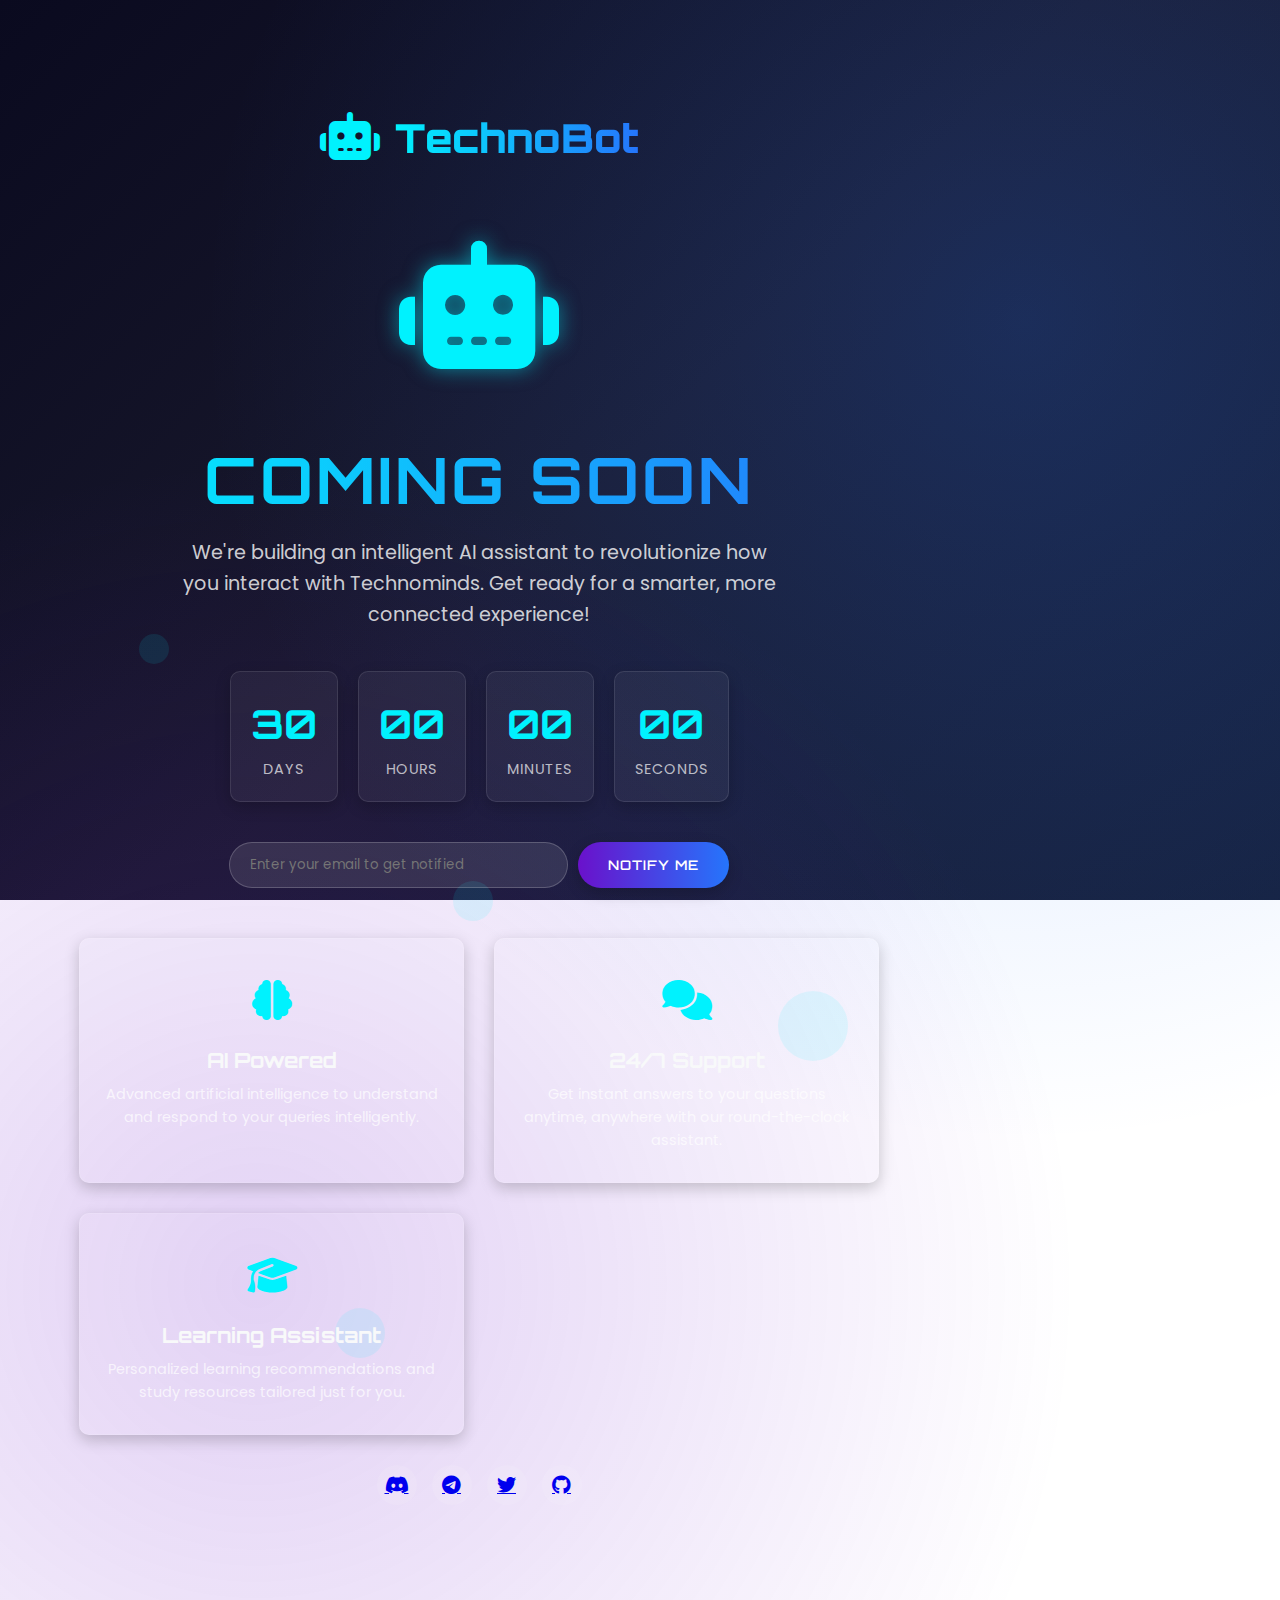
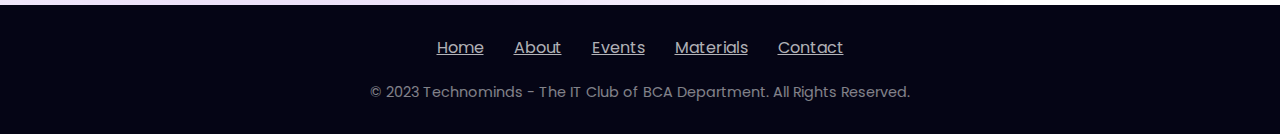
<file: bot.html>
<!DOCTYPE html>
<html lang="en">
<head>
    <meta charset="UTF-8">
    <meta name="viewport" content="width=device-width, initial-scale=1.0">
    <title>TechnoBot - Coming Soon | Technominds</title>
    <link rel="stylesheet" href="https://cdnjs.cloudflare.com/ajax/libs/font-awesome/6.4.0/css/all.min.css">
    <style>
         @import url("https://fonts.googleapis.com/css2?family=Orbitron:wght@400;700;900&family=Poppins:wght@300;400;500;600;700&display=swap");
        /* CSS Variables */
        :root {
            --primary: #6a11cb;
            --secondary: #2575fc;
            --accent: #00f2fe;
            --dark: #0a0a1f;
            --light: #f8f9fa;
            --success: #00d4aa;
            --warning: #ffc107;
            --danger: #dc3545;
            --transition: all 0.3s ease;
            --shadow: 0 5px 15px rgba(0, 0, 0, 0.2);
            --glow: 0 0 15px rgba(106, 17, 203, 0.5);
        }

        /* Base Styles */
        * {
            margin: 0;
            padding: 0;
            box-sizing: border-box;
        }

        html {
            scroll-behavior: smooth;
        }

        body {
            font-family: 'Poppins', sans-serif;
            line-height: 1.6;
            color: var(--light);
            background: linear-gradient(135deg, var(--dark) 0%, #1a1a2e 50%, #16213e 100%);
            overflow-x: hidden;
            background-attachment: fixed;
            min-height: 100vh;
            display: flex;
            flex-direction: column;
        }

        h1, h2, h3, h4, h5 {
            font-family: 'Orbitron', sans-serif;
            font-weight: 700;
            margin-bottom: 1rem;
            line-height: 1.2;
        }

        .container {
            width: 90%;
            max-width: 1200px;
            margin: 0 auto;
            padding: 0 15px;
        }

        .btn {
            display: inline-block;
            padding: 12px 30px;
            background: linear-gradient(to right, var(--primary), var(--secondary));
            color: white;
            border: none;
            border-radius: 30px;
            font-family: 'Orbitron', sans-serif;
            font-weight: 600;
            text-transform: uppercase;
            letter-spacing: 1px;
            cursor: pointer;
            transition: var(--transition);
            box-shadow: var(--shadow);
            position: relative;
            overflow: hidden;
            z-index: 1;
        }

        .btn::before {
            content: "";
            position: absolute;
            top: 0;
            left: -100%;
            width: 100%;
            height: 100%;
            background: linear-gradient(to right, var(--secondary), var(--primary));
            transition: var(--transition);
            z-index: -1;
        }

        .btn:hover::before {
            left: 0;
        }

        .btn:hover {
            transform: translateY(-3px);
            box-shadow: var(--glow);
        }

        /* Coming Soon Page Styles */
        .coming-soon {
            flex: 1;
            display: flex;
            align-items: center;
            justify-content: center;
            position: relative;
            overflow: hidden;
            padding: 100px 0;
        }

        .coming-soon::before {
            content: "";
            position: absolute;
            top: 0;
            left: 0;
            width: 100%;
            height: 100%;
            background: radial-gradient(circle at 20% 80%, rgba(106, 17, 203, 0.2) 0%, transparent 50%),
                        radial-gradient(circle at 80% 20%, rgba(37, 117, 252, 0.2) 0%, transparent 50%);
            z-index: -1;
        }

        .coming-soon-content {
            text-align: center;
            max-width: 800px;
            z-index: 2;
            position: relative;
        }

        .logo {
            display: flex;
            align-items: center;
            justify-content: center;
            gap: 15px;
            margin-bottom: 30px;
        }

        .logo-icon {
            font-size: 3rem;
            color: var(--accent);
        }

        .logo-text {
            font-family: 'Orbitron', sans-serif;
            font-size: 2.5rem;
            font-weight: 900;
            background: linear-gradient(to right, var(--accent), var(--secondary));
            -webkit-background-clip: text;
            background-clip: text;
            color: transparent;
        }

        .bot-icon {
            font-size: 8rem;
            color: var(--accent);
            margin-bottom: 30px;
            animation: float 3s ease-in-out infinite;
            text-shadow: 0 0 20px rgba(0, 242, 254, 0.5);
        }

        .coming-soon h1 {
            font-size: 4rem;
            background: linear-gradient(to right, var(--accent), var(--secondary));
            -webkit-background-clip: text;
            background-clip: text;
            color: transparent;
            margin-bottom: 20px;
            text-transform: uppercase;
            letter-spacing: 3px;
        }

        .coming-soon p {
            font-size: 1.2rem;
            margin-bottom: 40px;
            color: rgba(255, 255, 255, 0.8);
            max-width: 600px;
            margin-left: auto;
            margin-right: auto;
        }

        .countdown {
            display: flex;
            justify-content: center;
            gap: 20px;
            margin-bottom: 40px;
            flex-wrap: wrap;
        }

        .countdown-item {
            background: rgba(255, 255, 255, 0.05);
            border-radius: 10px;
            padding: 20px;
            min-width: 100px;
            box-shadow: var(--shadow);
            border: 1px solid rgba(255, 255, 255, 0.1);
            transition: var(--transition);
        }

        .countdown-item:hover {
            transform: translateY(-5px);
            box-shadow: var(--glow);
            border-color: rgba(0, 242, 254, 0.3);
        }

        .countdown-number {
            font-size: 2.5rem;
            font-weight: 700;
            color: var(--accent);
            font-family: 'Orbitron', sans-serif;
            display: block;
        }

        .countdown-label {
            font-size: 0.9rem;
            color: rgba(255, 255, 255, 0.7);
            text-transform: uppercase;
            letter-spacing: 1px;
        }

        .notify-form {
            display: flex;
            max-width: 500px;
            margin: 0 auto 40px;
            gap: 10px;
        }

        .notify-input {
            flex: 1;
            padding: 12px 20px;
            background: rgba(255, 255, 255, 0.1);
            border: 1px solid rgba(255, 255, 255, 0.2);
            border-radius: 30px;
            color: var(--light);
            font-family: 'Poppins', sans-serif;
            transition: var(--transition);
        }

        .notify-input:focus {
            outline: none;
            border-color: var(--accent);
            box-shadow: 0 0 0 2px rgba(0, 242, 254, 0.2);
        }

        .features {
            display: grid;
            grid-template-columns: repeat(auto-fit, minmax(250px, 1fr));
            gap: 30px;
            margin-top: 50px;
        }

        .feature {
            background: rgba(255, 255, 255, 0.05);
            border-radius: 10px;
            padding: 30px 20px;
            text-align: center;
            transition: var(--transition);
            box-shadow: var(--shadow);
            border: 1px solid rgba(255, 255, 255, 0.1);
        }

        .feature:hover {
            transform: translateY(-10px);
            box-shadow: var(--glow);
            border-color: rgba(0, 242, 254, 0.3);
        }

        .feature-icon {
            font-size: 2.5rem;
            color: var(--accent);
            margin-bottom: 15px;
        }

        .feature h3 {
            font-size: 1.3rem;
            margin-bottom: 10px;
            color: var(--light);
        }

        .feature p {
            font-size: 0.9rem;
            color: rgba(255, 255, 255, 0.7);
            margin-bottom: 0;
        }

        .social-links {
            display: flex;
            justify-content: center;
            gap: 15px;
            margin-top: 30px;
        }

        .social-links a {
            display: flex;
            align-items: center;
            justify-content: center;
            width: 40px;
            height: 40px;
            background: rgba(255, 255, 255, 0.1);
            border-radius: 50%;
            transition: var(--transition);
            font-size: 1.2rem;
        }

        .social-links a:hover {
            background: var(--accent);
            color: var(--dark);
            transform: translateY(-3px);
        }

        .floating-elements {
            position: absolute;
            width: 100%;
            height: 100%;
            top: 0;
            left: 0;
            pointer-events: none;
            z-index: 1;
        }

        .floating-element {
            position: absolute;
            background: rgba(0, 242, 254, 0.1);
            border-radius: 50%;
            animation: floatRandom 15s infinite linear;
        }

        .element-1 {
            width: 50px;
            height: 50px;
            top: 20%;
            left: 10%;
            animation-duration: 20s;
        }

        .element-2 {
            width: 30px;
            height: 30px;
            top: 60%;
            left: 80%;
            animation-duration: 25s;
        }

        .element-3 {
            width: 70px;
            height: 70px;
            top: 80%;
            left: 20%;
            animation-duration: 30s;
        }

        .element-4 {
            width: 40px;
            height: 40px;
            top: 40%;
            left: 70%;
            animation-duration: 18s;
        }

        /* Animations */
        @keyframes float {
            0% {
                transform: translateY(0);
            }
            50% {
                transform: translateY(-15px);
            }
            100% {
                transform: translateY(0);
            }
        }

        @keyframes floatRandom {
            0% {
                transform: translate(0, 0) rotate(0deg);
            }
            25% {
                transform: translate(50px, 50px) rotate(90deg);
            }
            50% {
                transform: translate(100px, 0) rotate(180deg);
            }
            75% {
                transform: translate(50px, -50px) rotate(270deg);
            }
            100% {
                transform: translate(0, 0) rotate(360deg);
            }
        }

        @keyframes pulse {
            0% {
                transform: scale(1);
                opacity: 1;
            }
            50% {
                transform: scale(1.05);
                opacity: 0.8;
            }
            100% {
                transform: scale(1);
                opacity: 1;
            }
        }

        .pulse {
            animation: pulse 2s infinite;
        }

        /* Footer */
        footer {
            background: #050515;
            padding: 30px 0;
            text-align: center;
            margin-top: auto;
        }

        .footer-links {
            display: flex;
            justify-content: center;
            gap: 30px;
            margin-bottom: 20px;
            flex-wrap: wrap;
        }

        .footer-links a {
            color: rgba(255, 255, 255, 0.7);
            transition: var(--transition);
        }

        .footer-links a:hover {
            color: var(--accent);
        }

        .copyright {
            color: rgba(255, 255, 255, 0.5);
            font-size: 0.9rem;
        }

        /* Responsive Styles */
        @media (max-width: 768px) {
            .coming-soon h1 {
                font-size: 2.5rem;
            }
            
            .bot-icon {
                font-size: 5rem;
            }
            
            .countdown {
                gap: 10px;
            }
            
            .countdown-item {
                min-width: 80px;
                padding: 15px 10px;
            }
            
            .countdown-number {
                font-size: 2rem;
            }
            
            .notify-form {
                flex-direction: column;
            }
            
            .features {
                grid-template-columns: 1fr;
            }
        }

        @media (max-width: 576px) {
            .coming-soon h1 {
                font-size: 2rem;
            }
            
            .logo-text {
                font-size: 1.8rem;
            }
            
            .logo-icon {
                font-size: 2rem;
            }
            
            .countdown-item {
                min-width: 70px;
            }
            
            .countdown-number {
                font-size: 1.5rem;
            }
        }
    </style>
</head>
<body>
    <!-- Coming Soon Section -->
    <section class="coming-soon">
        <div class="floating-elements">
            <div class="floating-element element-1"></div>
            <div class="floating-element element-2"></div>
            <div class="floating-element element-3"></div>
            <div class="floating-element element-4"></div>
        </div>
        
        <div class="container">
            <div class="coming-soon-content">
                <div class="logo">
                    <div class="logo-icon">
                        <i class="fas fa-robot"></i>
                    </div>
                    <div class="logo-text">TechnoBot</div>
                </div>
                
                <div class="bot-icon">
                    <i class="fas fa-robot pulse"></i>
                </div>
                
                <h1>Coming Soon</h1>
                <p>We're building an intelligent AI assistant to revolutionize how you interact with Technominds. Get ready for a smarter, more connected experience!</p>
                
                <div class="countdown">
                    <div class="countdown-item">
                        <span class="countdown-number" id="days">00</span>
                        <span class="countdown-label">Days</span>
                    </div>
                    <div class="countdown-item">
                        <span class="countdown-number" id="hours">00</span>
                        <span class="countdown-label">Hours</span>
                    </div>
                    <div class="countdown-item">
                        <span class="countdown-number" id="minutes">00</span>
                        <span class="countdown-label">Minutes</span>
                    </div>
                    <div class="countdown-item">
                        <span class="countdown-number" id="seconds">00</span>
                        <span class="countdown-label">Seconds</span>
                    </div>
                </div>
                
                <form class="notify-form" id="notifyForm">
                    <input type="email" class="notify-input" placeholder="Enter your email to get notified" required>
                    <button type="submit" class="btn">Notify Me</button>
                </form>
                
                <div class="features">
                    <div class="feature">
                        <div class="feature-icon">
                            <i class="fas fa-brain"></i>
                        </div>
                        <h3>AI Powered</h3>
                        <p>Advanced artificial intelligence to understand and respond to your queries intelligently.</p>
                    </div>
                    <div class="feature">
                        <div class="feature-icon">
                            <i class="fas fa-comments"></i>
                        </div>
                        <h3>24/7 Support</h3>
                        <p>Get instant answers to your questions anytime, anywhere with our round-the-clock assistant.</p>
                    </div>
                    <div class="feature">
                        <div class="feature-icon">
                            <i class="fas fa-graduation-cap"></i>
                        </div>
                        <h3>Learning Assistant</h3>
                        <p>Personalized learning recommendations and study resources tailored just for you.</p>
                    </div>
                </div>
                
                <div class="social-links">
                    <a href="#"><i class="fab fa-discord"></i></a>
                    <a href="#"><i class="fab fa-telegram"></i></a>
                    <a href="#"><i class="fab fa-twitter"></i></a>
                    <a href="#"><i class="fab fa-github"></i></a>
                </div>
            </div>
        </div>
    </section>
    
    <!-- Footer -->
    <footer>
        <div class="container">
            <div class="footer-links">
                <a href="index.html">Home</a>
                <a href="index.html#about">About</a>
                <a href="index.html#events">Events</a>
                <a href="material.html">Materials</a>
                <a href="index.html#contact">Contact</a>
            </div>
            <div class="copyright">
                <p>&copy; 2023 Technominds - The IT Club of BCA Department. All Rights Reserved.</p>
            </div>
        </div>
    </footer>

    <script>
        // Countdown Timer
        function updateCountdown() {
            // Set the launch date (example: 30 days from now)
            const launchDate = new Date();
            launchDate.setDate(launchDate.getDate() + 30);
            
            const now = new Date().getTime();
            const distance = launchDate - now;
            
            // Calculate days, hours, minutes, seconds
            const days = Math.floor(distance / (1000 * 60 * 60 * 24));
            const hours = Math.floor((distance % (1000 * 60 * 60 * 24)) / (1000 * 60 * 60));
            const minutes = Math.floor((distance % (1000 * 60 * 60)) / (1000 * 60));
            const seconds = Math.floor((distance % (1000 * 60)) / 1000);
            
            // Display the results
            document.getElementById("days").textContent = days.toString().padStart(2, '0');
            document.getElementById("hours").textContent = hours.toString().padStart(2, '0');
            document.getElementById("minutes").textContent = minutes.toString().padStart(2, '0');
            document.getElementById("seconds").textContent = seconds.toString().padStart(2, '0');
            
            // If the countdown is finished
            if (distance < 0) {
                clearInterval(countdownTimer);
                document.getElementById("days").textContent = "00";
                document.getElementById("hours").textContent = "00";
                document.getElementById("minutes").textContent = "00";
                document.getElementById("seconds").textContent = "00";
            }
        }
        
        // Update the countdown every second
        const countdownTimer = setInterval(updateCountdown, 1000);
        
        // Initial call
        updateCountdown();
        
        // Notification Form
        document.getElementById('notifyForm').addEventListener('submit', function(e) {
            e.preventDefault();
            const email = this.querySelector('input[type="email"]').value;
            
            // In a real application, you would send this to your server
            // For now, we'll just show a confirmation message
            alert(`Thank you! We'll notify you at ${email} when TechnoBot is launched.`);
            this.reset();
        });
        
        // Floating elements animation
        document.querySelectorAll('.floating-element').forEach(element => {
            // Randomize initial position and animation
            const randomX = Math.random() * 80 + 10; // 10% to 90%
            const randomY = Math.random() * 80 + 10;
            const randomDuration = Math.random() * 20 + 15; // 15s to 35s
            
            element.style.left = `${randomX}%`;
            element.style.top = `${randomY}%`;
            element.style.animationDuration = `${randomDuration}s`;
        });
    </script>
</body>
</html>
</file>
